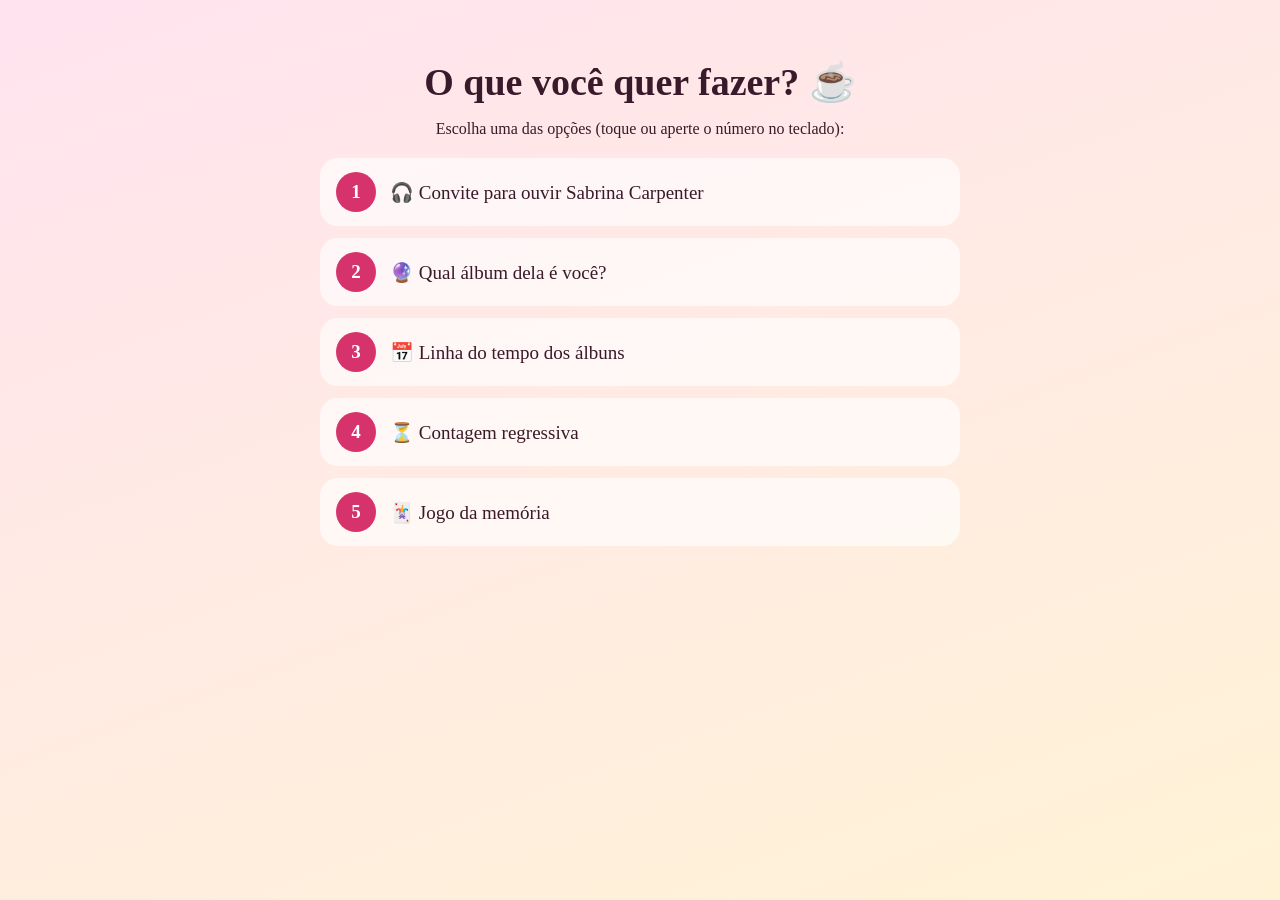
<file: sabrina/index.html>
<!DOCTYPE html>
<html lang="pt-BR">
<head>
<meta charset="utf-8">
<meta name="viewport" content="width=device-width, initial-scale=1">
<title>Escolha</title>
<link rel="stylesheet" href="css/base.css">
<link rel="stylesheet" href="css/index.css">
</head>
<body>
<main>
  <h1>O que você quer fazer? ☕</h1>
  <p>Escolha uma das opções (toque ou aperte o número no teclado):</p>
  <nav id="menu"></nav>
</main>
<script src="js/index.js"></script>
</body>
</html>
</file>
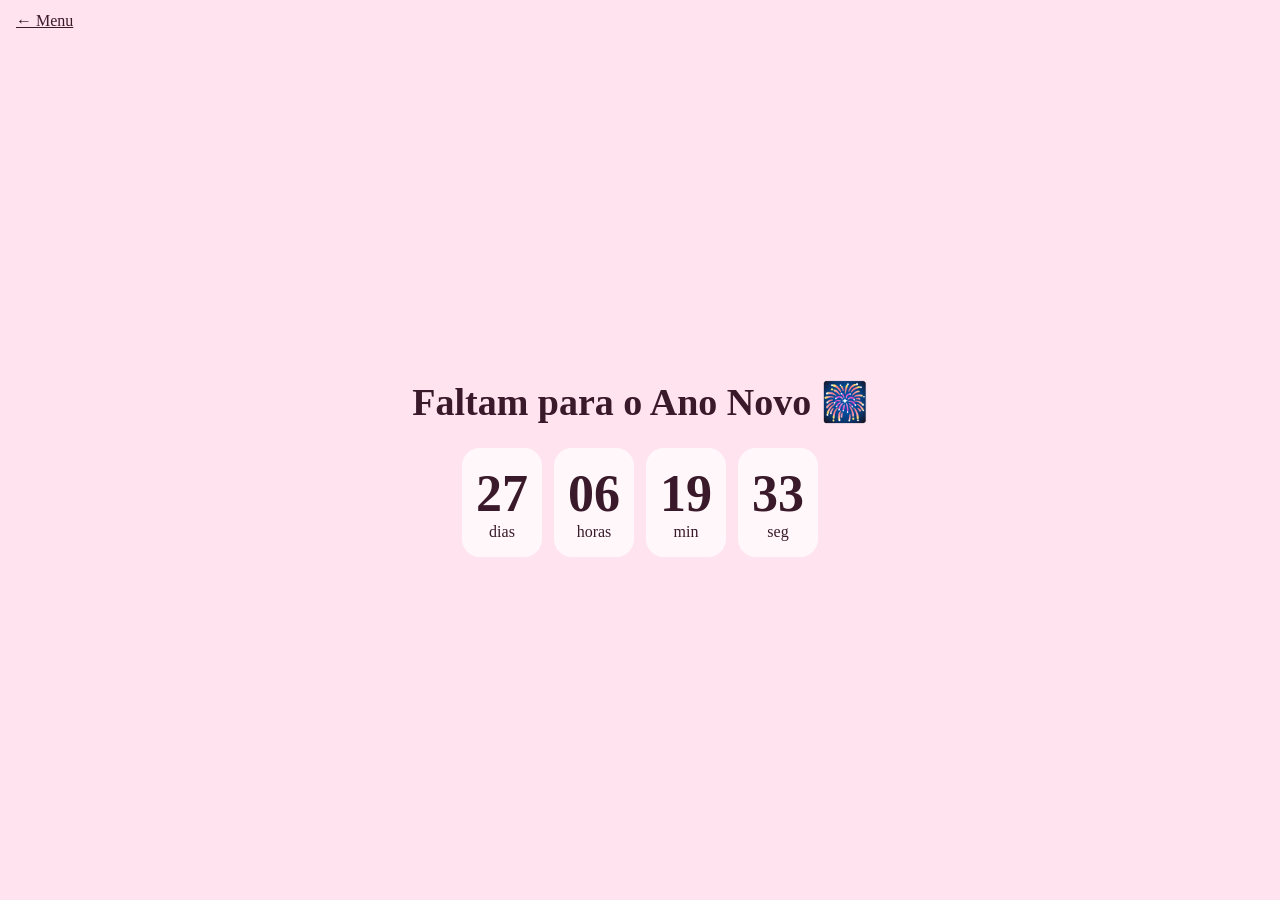
<file: sabrina/contagem.html>
<!DOCTYPE html>
<html lang="pt-BR">
<head>
<meta charset="utf-8">
<meta name="viewport" content="width=device-width, initial-scale=1">
<title>Contagem regressiva</title>
<link rel="stylesheet" href="css/base.css">
<link rel="stylesheet" href="css/contagem.css">
</head>
<body>
<a class="voltar" href="index.html">← Menu</a>
<main>
  <h1 id="titulo"></h1>
  <div id="relogio"></div>
</main>
<script src="js/contagem.js"></script>
</body>
</html>
</file>
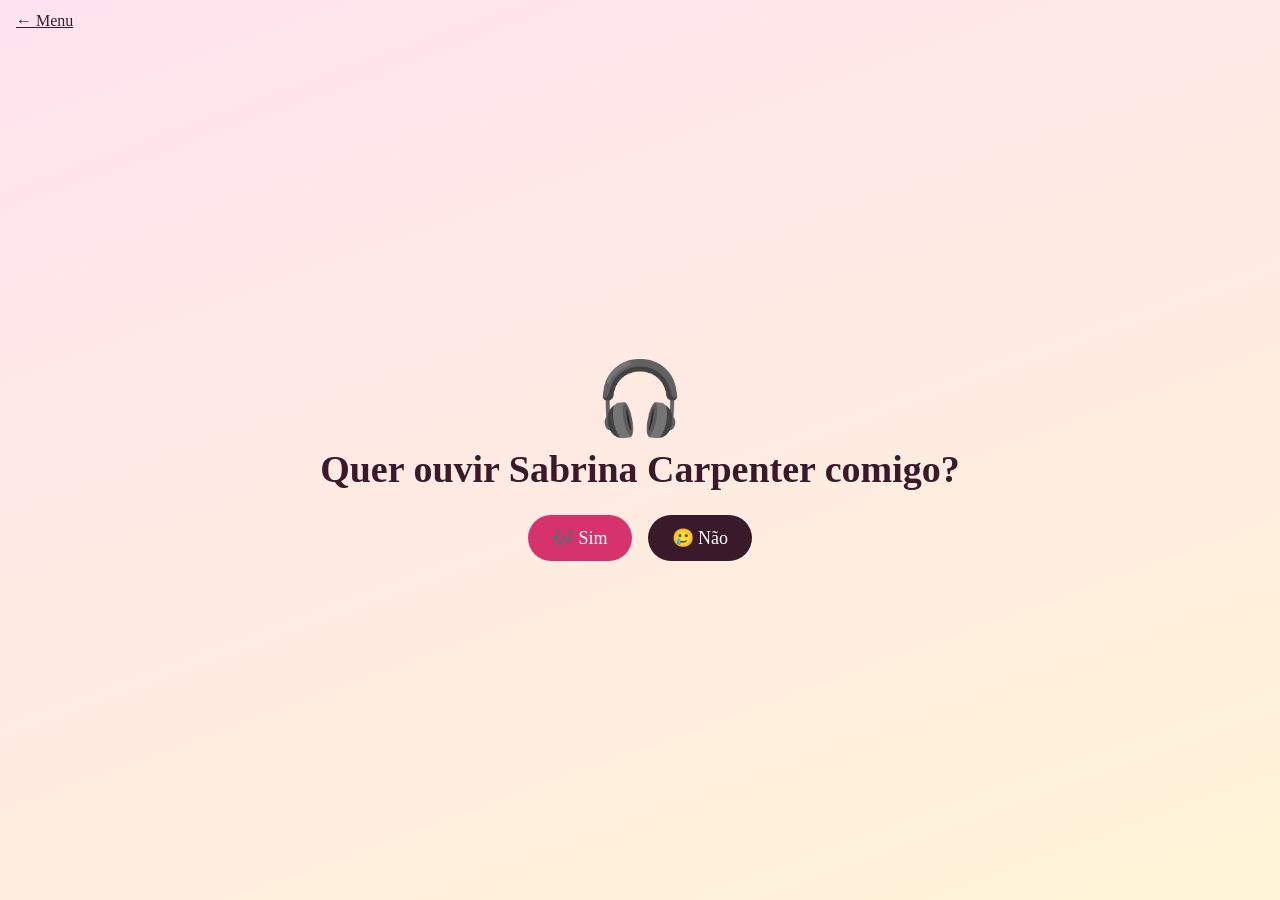
<file: sabrina/convite.html>
<!DOCTYPE html>
<html lang="pt-BR">
<head>
<meta charset="utf-8">
<meta name="viewport" content="width=device-width, initial-scale=1">
<title>Convite</title>
<link rel="stylesheet" href="css/base.css">
<link rel="stylesheet" href="css/convite.css">
</head>
<body>
<a class="voltar" href="index.html">← Menu</a>
<main id="tela">
  <div class="enfeite">🎧</div>
  <h1>Quer ouvir Sabrina Carpenter comigo?</h1>
  <div class="botoes">
    <button class="btn" id="sim">🎶 Sim</button>
    <button class="btn" id="nao">🥲 Não</button>
  </div>
</main>
<script src="js/convite.js"></script>
</body>
</html>
</file>
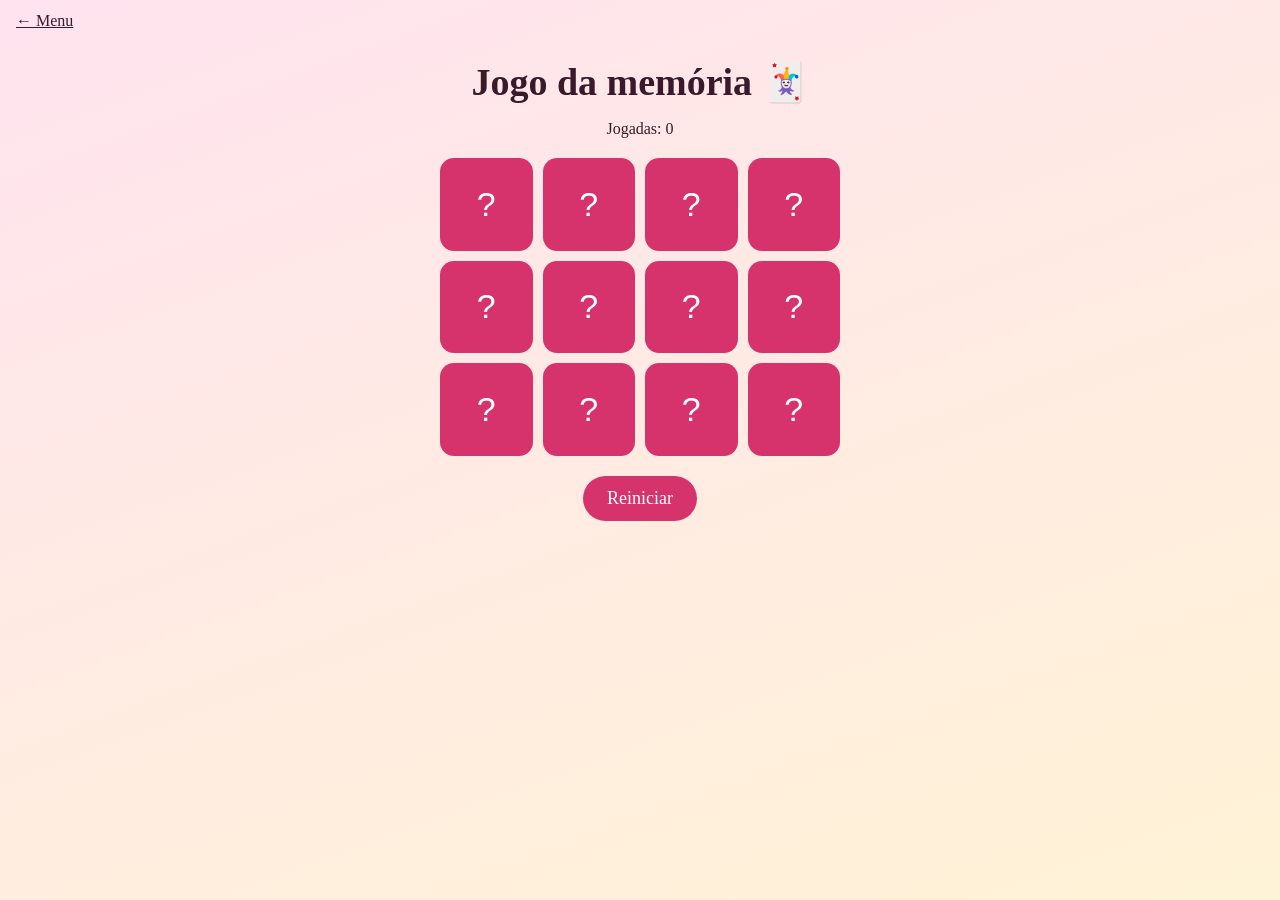
<file: sabrina/memoria.html>
<!DOCTYPE html>
<html lang="pt-BR">
<head>
<meta charset="utf-8">
<meta name="viewport" content="width=device-width, initial-scale=1">
<title>Jogo da memória</title>
<link rel="stylesheet" href="css/base.css">
<link rel="stylesheet" href="css/memoria.css">
</head>
<body>
<a class="voltar" href="index.html">← Menu</a>
<main>
  <h1>Jogo da memória 🃏</h1>
  <p id="info">Jogadas: 0</p>
  <div id="grade"></div>
  <p><button class="btn" id="reiniciar">Reiniciar</button></p>
</main>
<script src="js/memoria.js"></script>
</body>
</html>
</file>
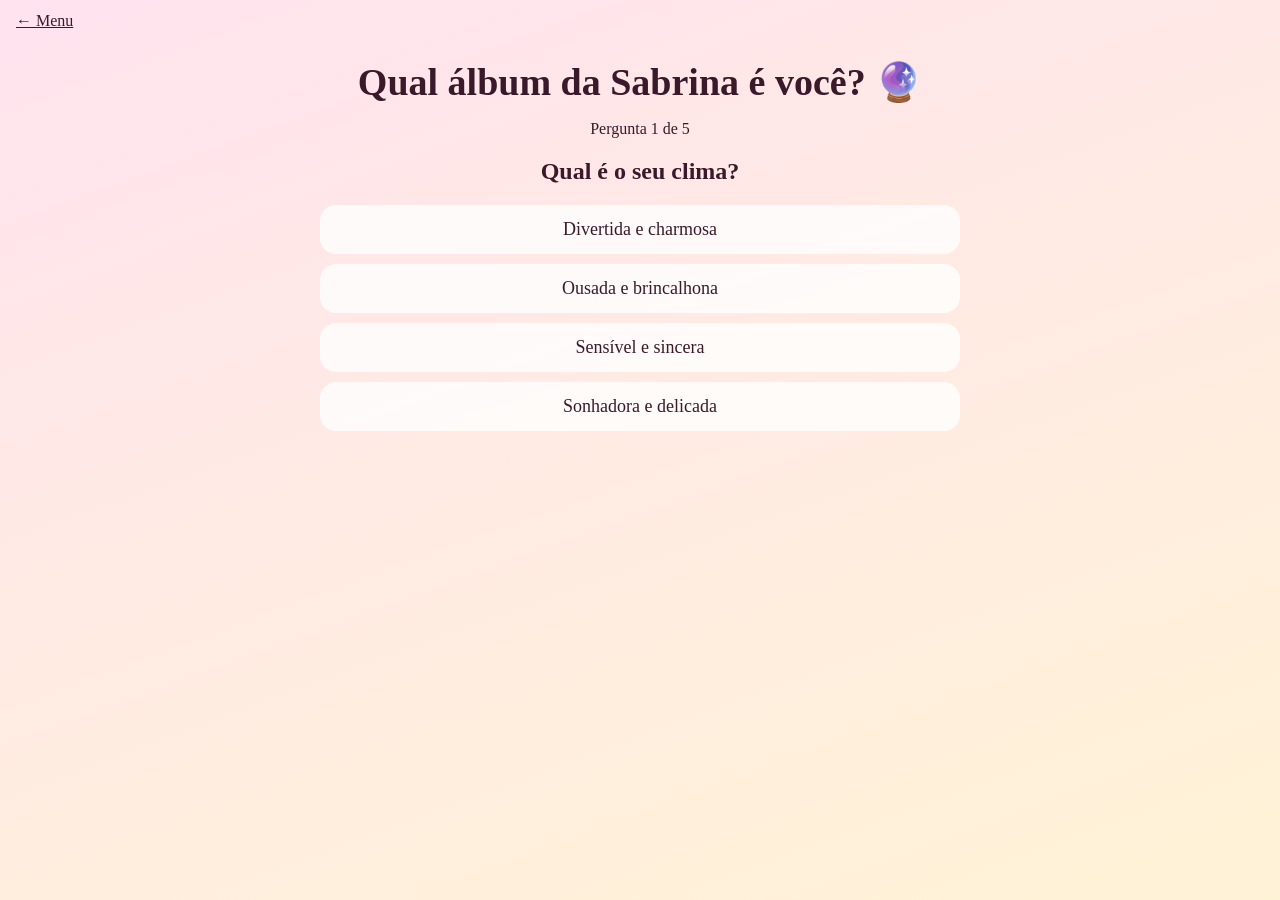
<file: sabrina/quiz.html>
<!DOCTYPE html>
<html lang="pt-BR">
<head>
<meta charset="utf-8">
<meta name="viewport" content="width=device-width, initial-scale=1">
<title>Qual álbum?</title>
<link rel="stylesheet" href="css/base.css">
<link rel="stylesheet" href="css/quiz.css">
</head>
<body>
<a class="voltar" href="index.html">← Menu</a>
<main>
  <h1>Qual álbum da Sabrina é você? 🔮</h1>
  <p id="prog"></p>
  <div id="caixa"></div>
</main>
<script src="js/quiz.js"></script>
</body>
</html>
</file>
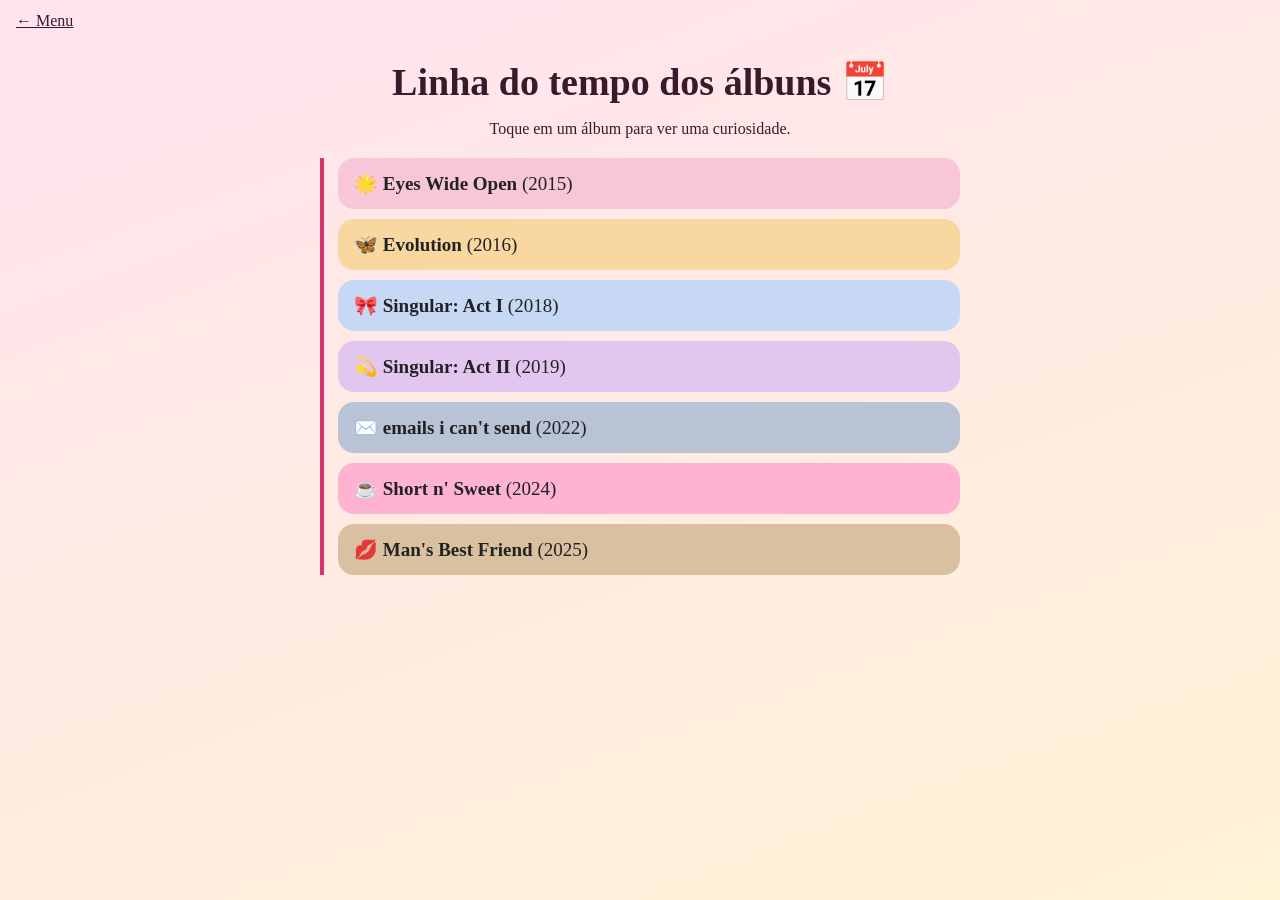
<file: sabrina/timeline.html>
<!DOCTYPE html>
<html lang="pt-BR">
<head>
<meta charset="utf-8">
<meta name="viewport" content="width=device-width, initial-scale=1">
<title>Linha do tempo</title>
<link rel="stylesheet" href="css/base.css">
<link rel="stylesheet" href="css/timeline.css">
</head>
<body>
<a class="voltar" href="index.html">← Menu</a>
<main>
  <h1>Linha do tempo dos álbuns 📅</h1>
  <p>Toque em um álbum para ver uma curiosidade.</p>
  <div id="lista"></div>
</main>
<script src="js/timeline.js"></script>
</body>
</html>
</file>
<file: sabrina/css/base.css>
*{box-sizing:border-box}
body{margin:0;min-height:100vh;font-family:Georgia,'Times New Roman',serif;text-align:center;padding:48px 16px 24px;background:var(--bg,#ffe3ef);background-attachment:fixed;color:#3a1a2a}
main{max-width:640px;margin:0 auto}
h1{font-size:clamp(26px,7vw,38px);margin:12px 0}
.btn{font:inherit;font-size:18px;padding:12px 24px;border:0;border-radius:999px;background:#d6336c;color:#fff;cursor:pointer;text-decoration:none;display:inline-block}
.voltar{position:fixed;top:12px;left:16px;color:inherit;z-index:5}
:focus-visible{outline:3px solid currentColor;outline-offset:3px}
</file>
<file: sabrina/css/index.css>
body{--bg:linear-gradient(160deg,#ffe3ef,#fff3d6)}
nav{display:grid;gap:12px;margin-top:20px}
.op{display:flex;align-items:center;gap:14px;text-align:left;padding:14px 16px;border-radius:18px;background:#fffa;color:inherit;text-decoration:none;font-size:19px;transition:transform .15s}
.op:hover{transform:translateX(4px)}
.op i{font-style:normal;width:40px;height:40px;border-radius:50%;background:#d6336c;color:#fff;display:grid;place-items:center;flex:none;font-weight:700}
</file>
<file: sabrina/css/contagem.css>
body{background:#ffe3ef;transition:background 2s;display:flex;min-height:100vh}
main{margin:auto}
#relogio{display:flex;gap:12px;justify-content:center;flex-wrap:wrap;margin-top:24px}
.bloco{background:#fffb;border-radius:18px;padding:16px 14px;min-width:78px}
.bloco b{display:block;font-size:clamp(30px,10vw,52px)}
@media (prefers-reduced-motion:reduce){body{transition:none}}
</file>
<file: sabrina/css/convite.css>
body{--bg:linear-gradient(160deg,#ffe3ef,#fff3d6);display:flex;min-height:100vh;overflow:hidden}
main{margin:auto;position:relative;z-index:1}
.enfeite{font-size:72px;line-height:1}
.botoes{display:flex;gap:16px;justify-content:center;flex-wrap:wrap;margin-top:24px}
#nao{background:#3a1a2a}
#nao.solto{position:fixed}
a.btn{background:#1db954;margin-top:12px}
video{max-width:100%;border-radius:16px;margin-top:16px}
.brilho{position:fixed;top:-30px;pointer-events:none;animation:cair linear infinite;opacity:.8}
@keyframes cair{to{transform:translateY(110vh)}}
@media (prefers-reduced-motion:reduce){.brilho{display:none}}
</file>
<file: sabrina/css/memoria.css>
body{--bg:linear-gradient(160deg,#ffe3ef,#fff3d6)}
#grade{display:grid;grid-template-columns:repeat(4,1fr);gap:10px;max-width:400px;margin:20px auto}
.carta{aspect-ratio:1;border:0;border-radius:14px;background:#d6336c;color:#fff;font-size:34px;cursor:pointer}
.carta.aberta,.carta.par{background:#fff}
.carta.par{opacity:.6}
</file>
<file: sabrina/css/quiz.css>
body{--bg:linear-gradient(160deg,#ffe3ef,#fff3d6)}
.opcao{display:block;width:100%;margin:10px 0;padding:14px;border:0;border-radius:16px;background:#fffc;color:inherit;font:inherit;font-size:18px;cursor:pointer}
.opcao:hover{background:#fff}
.resultado{border-radius:22px;padding:28px 18px;margin-top:16px}
.resultado .grande{font-size:72px}
</file>
<file: sabrina/css/timeline.css>
body{--bg:linear-gradient(160deg,#ffe3ef,#fff3d6)}
#lista{margin-top:20px;border-left:4px solid #d6336c;padding-left:14px;text-align:left}
.album{display:block;width:100%;margin:10px 0;padding:14px 16px;border:0;border-radius:16px;background:var(--c);color:var(--t);font:inherit;font-size:19px;text-align:left;cursor:pointer}
.album small{display:block;font-size:15px;margin-top:6px;opacity:.95}
.album[aria-expanded="false"] small{display:none}
</file>
